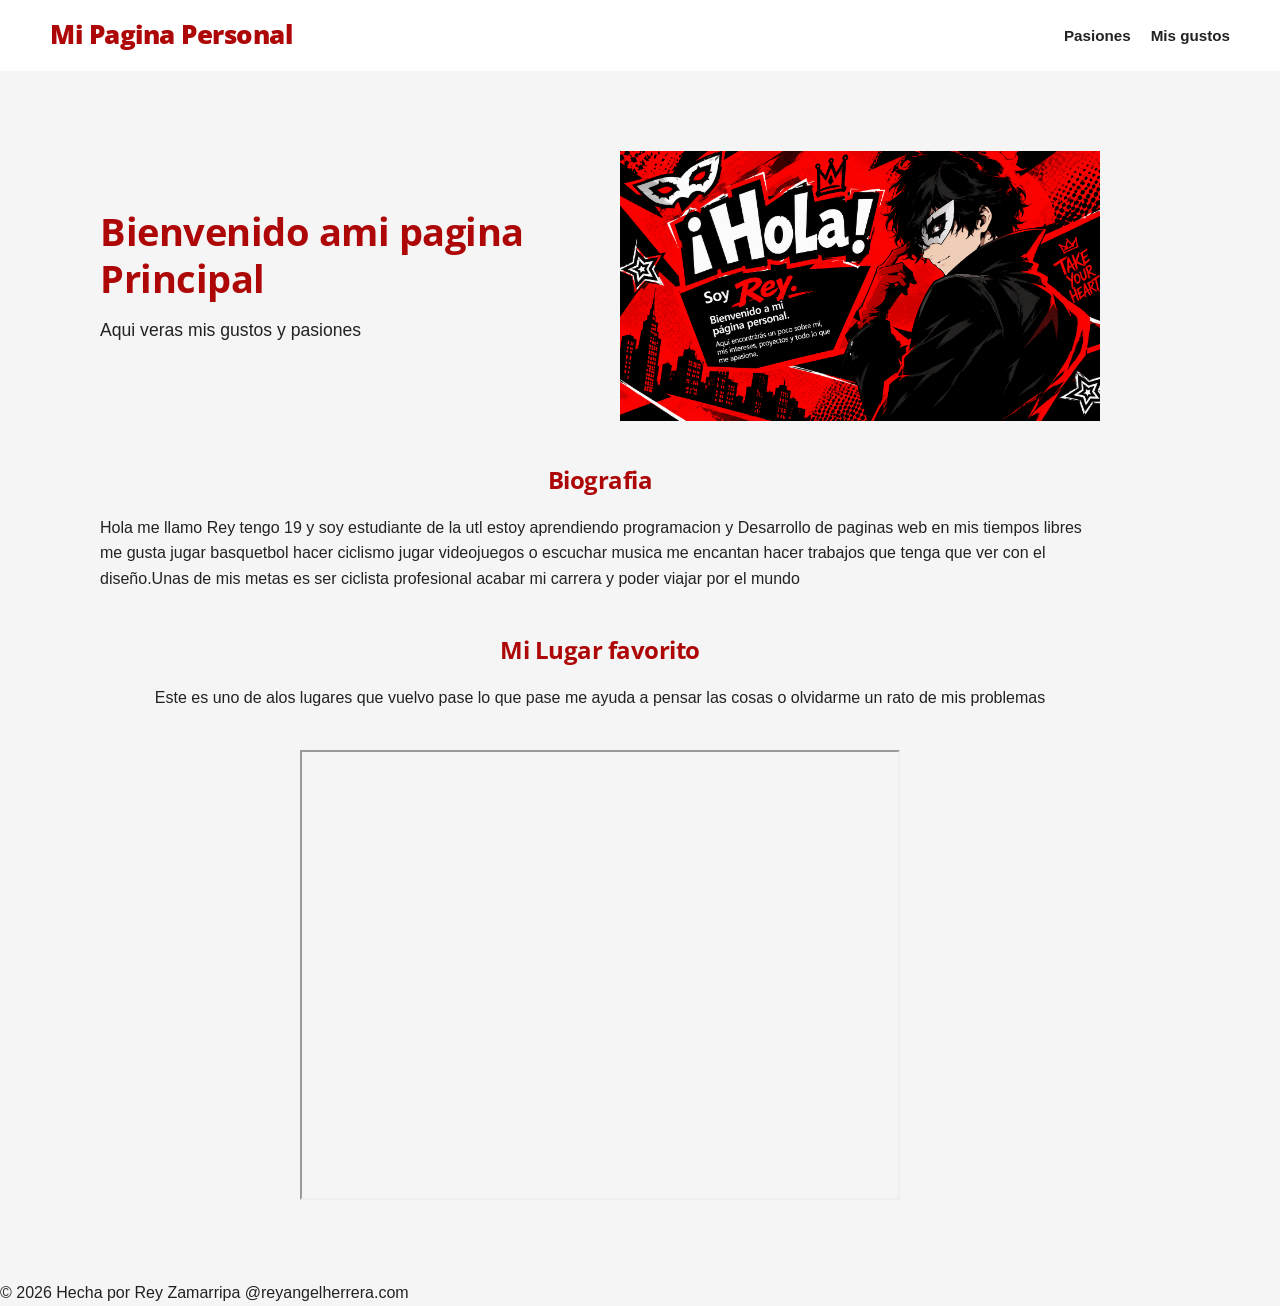
<file: index.html>
<!DOCTYPE html>
<html lang="en">

<head>
  <link rel="preconnect" href="https://fonts.googleapis.com">
  <link rel="preconnect" href="https://fonts.gstatic.com" crossorigin>
  <link
    href="https://fonts.googleapis.com/css2?family=Montserrat:ital,wght@0,100..900;1,100..900&family=Open+Sans:ital,wght@0,300..800;1,300..800&display=swap"
    rel="stylesheet">
  <meta charset="UTF-8">
  <meta name="viewport" content="width=
    , initial-scale=1.0">
  <title>Pagina personal</title>
  <link rel="stylesheet" href="css/Miestilo.css">
</head>



  <header>
    <div id="logo">
      <h1>Mi Pagina Personal</h1>
    </div>
    <nav class="menu">
      <ul>
        <li><a href="pasiones.html">Pasiones</a></li>
        <li><a href="Gustos.html">Mis gustos</a></li>
      </ul>
    </nav>
  </header>




  <main class="contenedor_principal">

    <section class="hero">
      <section class="hero_contenido">

        <h2 class="">Bienvenido ami pagina Principal</h2>
        <p>Aqui veras mis gustos y pasiones</p>
      </section>

    <section class="hero_imagen">
      <img src="images/img1.png" alt="">
    </section>

    <section id="catalogo">
    <h2>Biografia</h2>
    <p>Hola me llamo Rey tengo 19  y soy estudiante de la utl estoy aprendiendo programacion y Desarrollo de paginas web en mis tiempos libres me gusta jugar basquetbol hacer ciclismo jugar videojuegos o escuchar musica me encantan hacer trabajos que tenga que ver con el diseño.Unas de mis metas es ser ciclista profesional acabar mi carrera y poder viajar por el mundo</p>
    <div class="grid_cursos">
        </section>

         <section id="catalogo">
         <div class="grid_cursos"></div>
    <h2>Mi Lugar favorito</h2>
    <p>Este es uno de alos lugares que vuelvo pase lo que pase me ayuda a pensar las cosas o olvidarme un rato de mis problemas</p>
         </section>
    <iframe
    src="https://www.google.com/maps?q=Deportiva+Satelite,+Leon,+Guanajuato&output=embed"
    width="600"
    height="450">
    </iframe>


    </div>

  </main>
<footer>
  <p> &copy; 2026 Hecha por Rey Zamarripa @reyangelherrera.com</p>
</footer>
  </body>

</html>
</file>
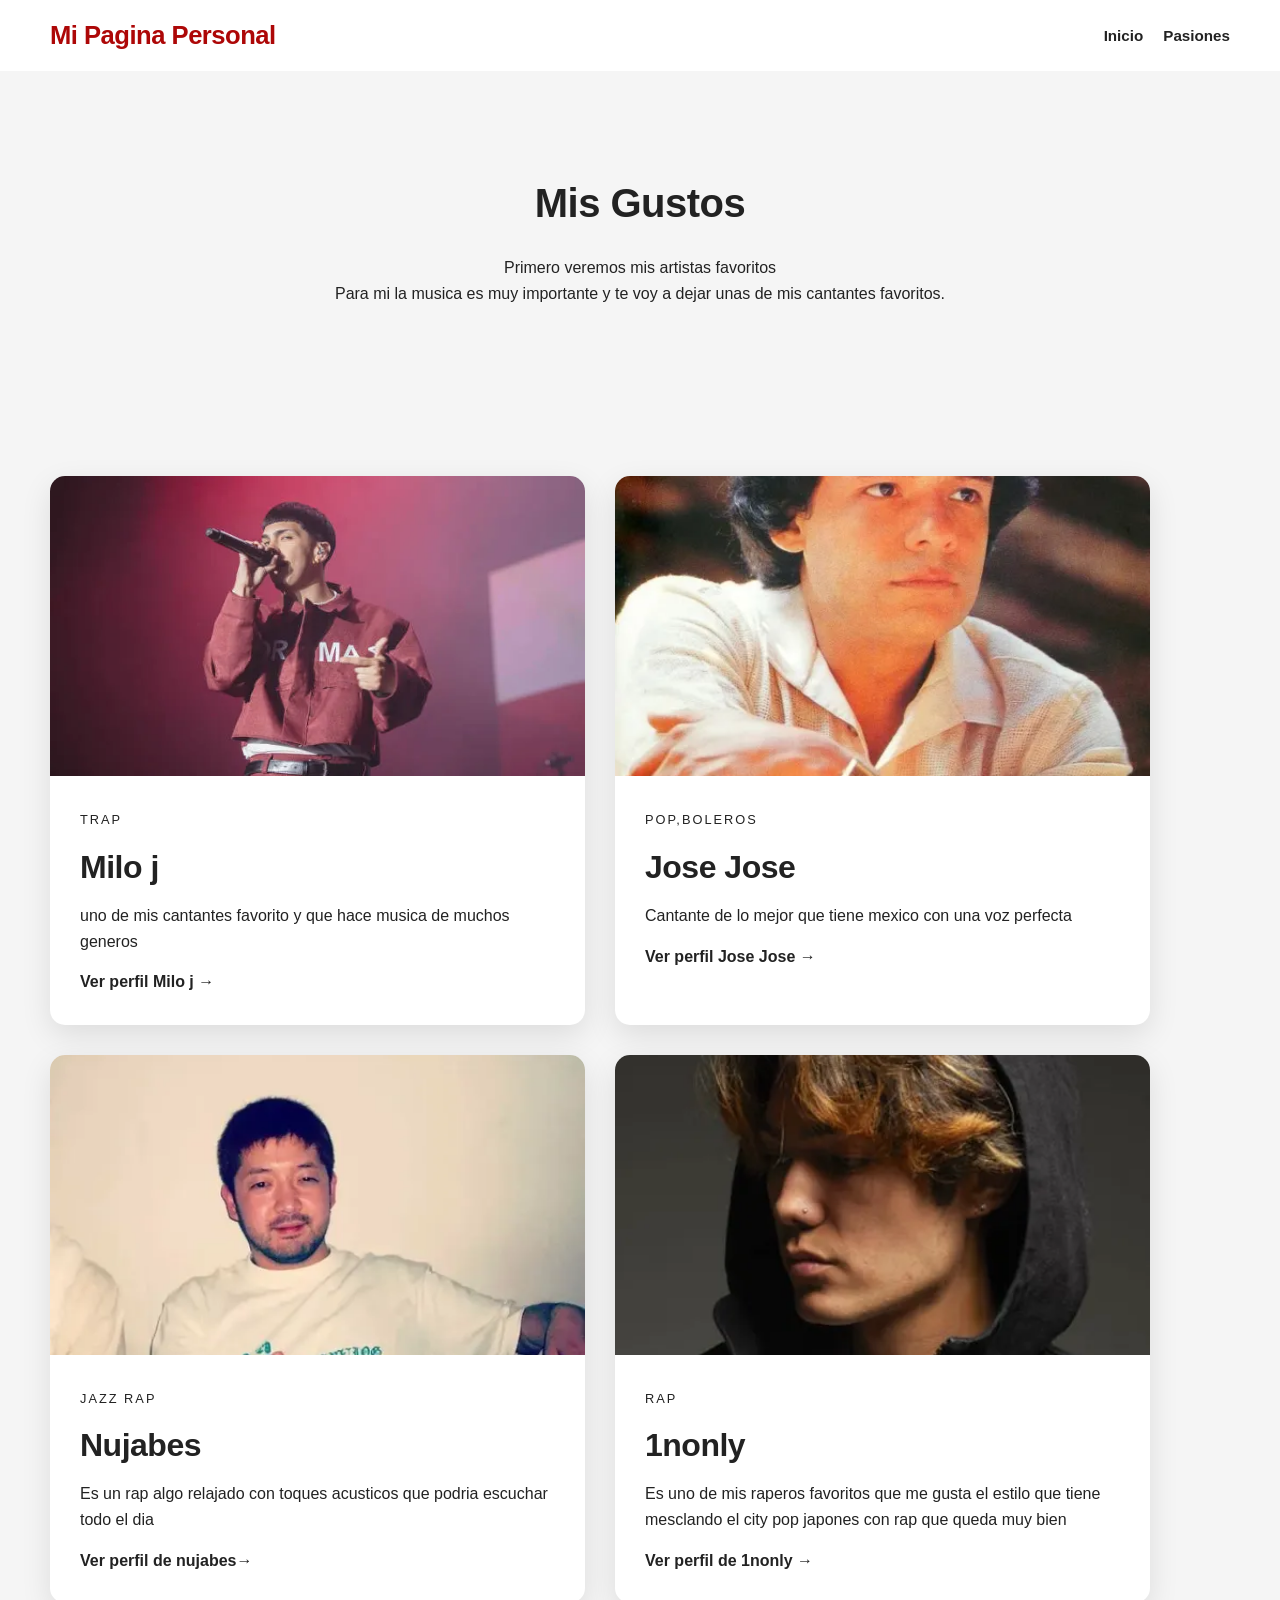
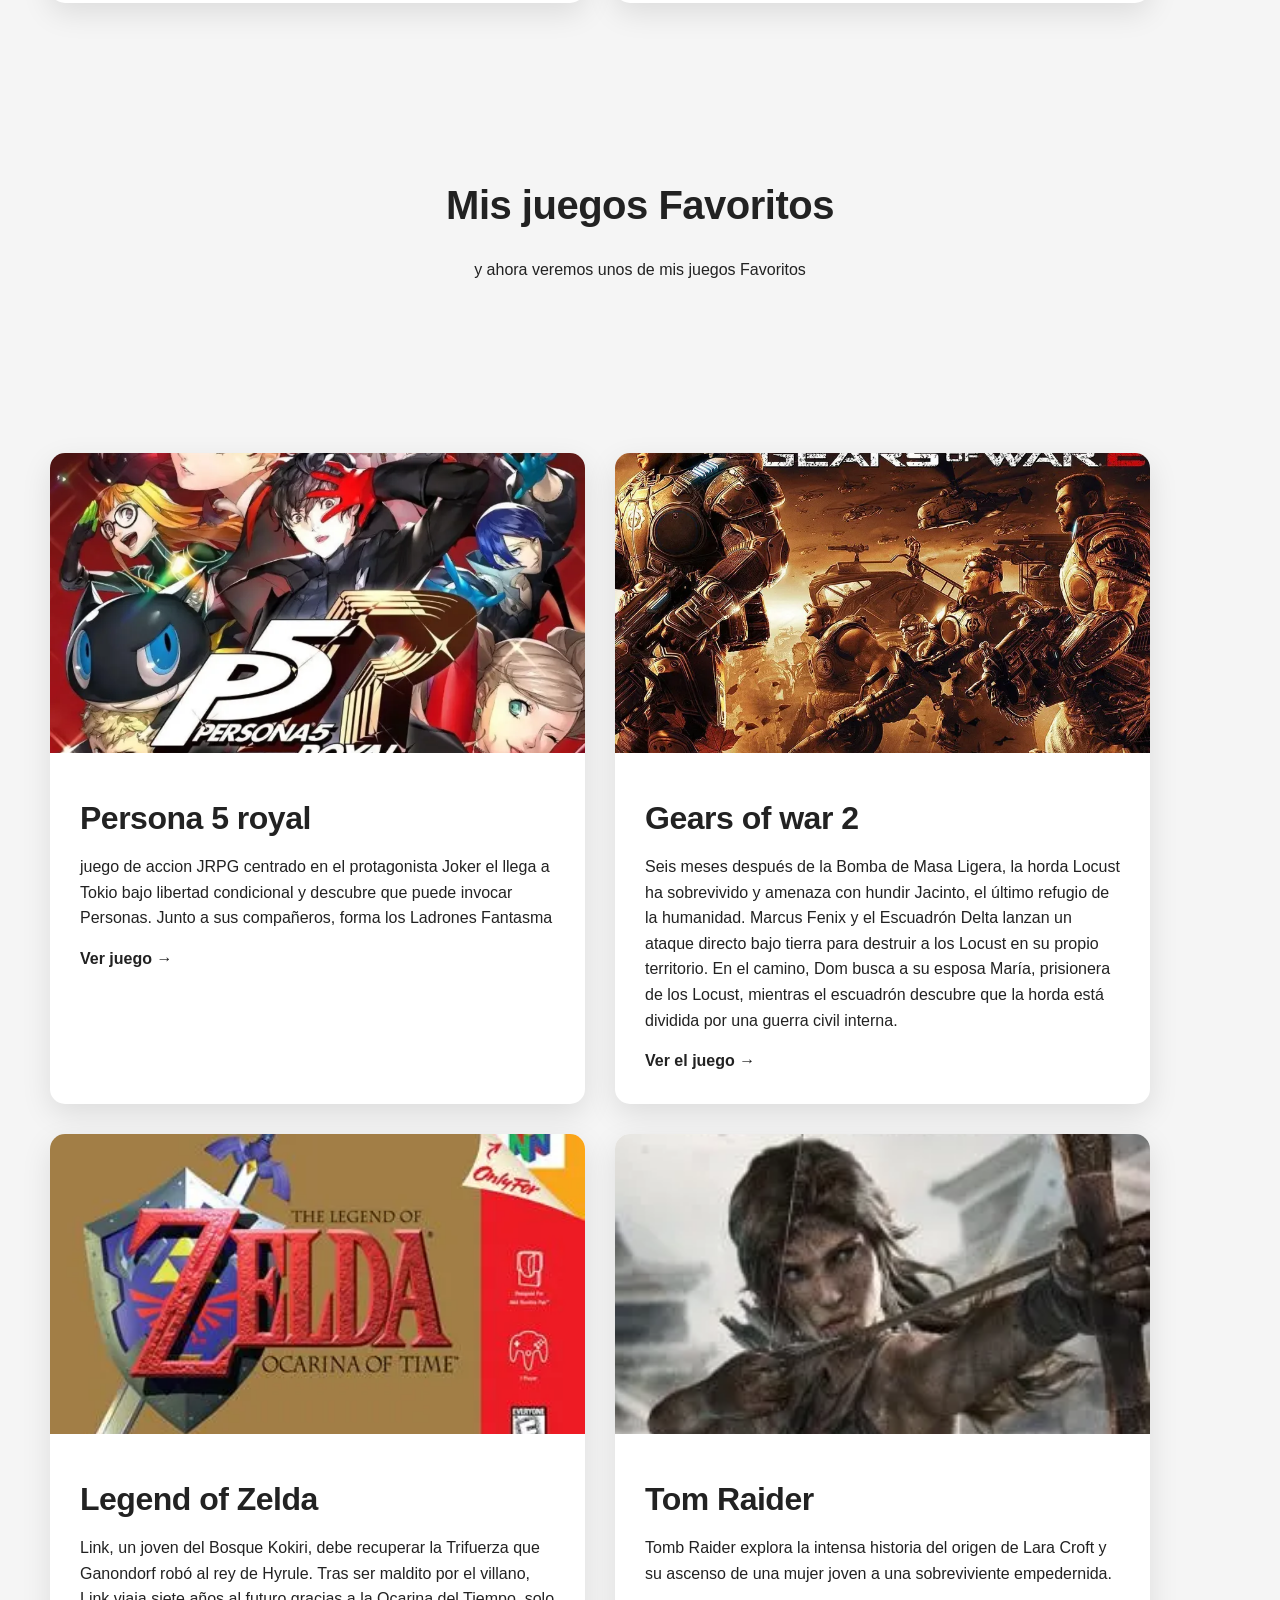
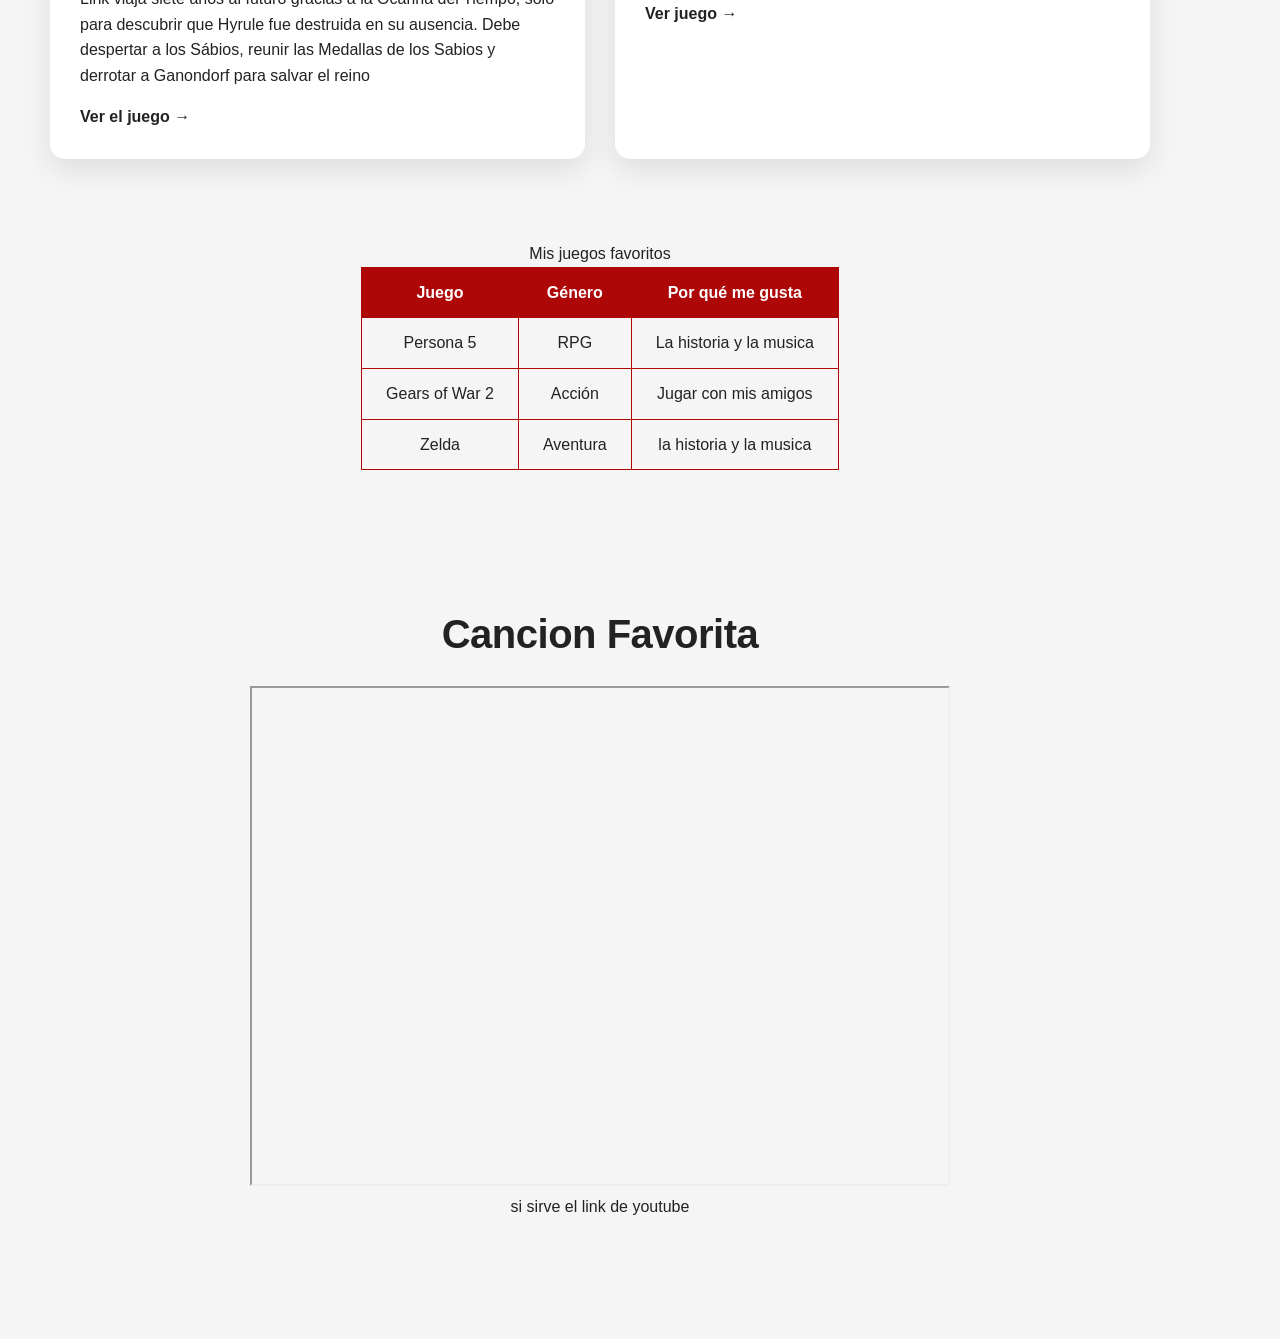
<file: Gustos.html>
<!DOCTYPE html>
<html lang="es">

<head>
    <meta charset="UTF-8">
    <meta name="viewport" content="width=device-width, initial-scale=1.0">

    <title>Mis gustos</title>

    <link rel="stylesheet" href="css/Miestilo.css">
</head>

<body>

     <header>
    <div id="logo">
      <h1>Mi Pagina Personal</h1>
    </div>
    <nav class="menu">
      <ul>
        
        <li><a href="index.html">Inicio</a></li>
        <li><a href="pasiones.html">Pasiones</a></li>
      </ul>
    </nav>
  </header>

    <section class="intro">
        <h2>Mis Gustos</h2>
        <span>Primero veremos mis artistas favoritos</span>

        <p>
            Para mi la musica es muy importante y te voy a dejar unas
            de mis cantantes favoritos.
        </p>


    </section>


    <main id="generaciones">

        <section class="generaciones">

            <article class="card">

                <div class="card-imagen artist1"></div>

                <div class="card-contenido card_1">

                    <span>Trap</span>

                    <h2>Milo j </h2>

                    <p>
                        uno de mis cantantes favorito y que hace musica de muchos generos
                    </p>

                    <a href="https://open.spotify.com/intl-es/artist/19HM5j0ULGSmEoRcrSe5x3" class="card-link">
                        Ver perfil Milo j →
                    </a>

                </div>

            </article>


            <article class="card">

                <div class="card-imagen artist2"></div>

                <div class="card-contenido card_2">

                    <span>Pop,Boleros</span>

                    <h2>Jose Jose</h2>

                    <p>
                        Cantante de lo mejor que tiene mexico con una voz perfecta
                    </p>

                    <a href="https://open.spotify.com/intl-es/artist/4mN0qcMxWX8oToqfDPM5yV" class="card-link">
                        Ver perfil Jose Jose →
                    </a>

                </div>

            </article>


            <article class="card">

                <div class="card-imagen artist3"></div>

                <div class="card-contenido card_3">

                    <span>Jazz Rap</span>

                    <h2>Nujabes</h2>

                    <p>
                      Es un rap algo relajado con toques acusticos que podria escuchar todo el dia 
                    </p>

                    <a href="https://open.spotify.com/intl-es/artist/3Rq3YOF9YG9YfCWD4D56RZ" class="card-link">
                        Ver perfil de nujabes→
                    </a>

                </div>

            </article>


            <article class="card">

                <div class="card-imagen artist4"></div>

                <div class="card-contenido card_4">

                    <span>Rap</span>

                    <h2>1nonly</h2>

                    <p>
                        Es uno de mis raperos favoritos que me gusta el estilo que tiene mesclando el city pop japones con rap que queda muy bien

                        
                    </p>

                    <a href="https://open.spotify.com/intl-es/artist/3ZHU5AKrUmIPnCFfr82QER" class="card-link">
                        Ver perfil de 1nonly →
                    </a>

                </div>

            </article>

        </section>

    </main>

    <section class="intro">

        <h2>Mis juegos Favoritos</h2>
<p>y ahora veremos unos de mis juegos Favoritos</p>


    </section>

    <main id="generaciones">

        <section class="generaciones">

            <article class="card">

                <div class="card-imagen juego1"></div>

                <div class="card-contenido card_1">


                    <h2>Persona 5 royal</h2>

                    <p>
                        juego de accion JRPG centrado en el protagonista Joker el llega a Tokio bajo libertad condicional y descubre que puede invocar Personas. Junto a sus compañeros, forma los Ladrones Fantasma

                    <a href="https://store.steampowered.com/app/1687950/Persona_5_Royal/" class="card-link">
                        Ver juego →
                    </a>

                </div>

            </article>


            <article class="card">

                <div class="card-imagen juego4"></div>

                <div class="card-contenido card_2">

                    <h2>Gears of war 2</h2>

                    <p>
                      Seis meses después de la Bomba de Masa Ligera, la horda Locust ha sobrevivido y amenaza con hundir Jacinto, el último refugio de la humanidad.  Marcus Fenix y el Escuadrón Delta lanzan un ataque directo bajo tierra para destruir a los Locust en su propio territorio. En el camino, Dom busca a su esposa María, prisionera de los Locust, mientras el escuadrón descubre que la horda está dividida por una guerra civil interna.
                    </p>

                    <a href="https://www.xbox.com/es-MX/games/store/gears-of-war-2/C1SDBNRFXT1D/0001" class="card-link">
                        Ver el juego →
                    </a>

                </div>

            </article>


            <article class="card">

                <div class="card-imagen juego2"></div>

                <div class="card-contenido card_3">


                    <h2>Legend of Zelda</h2>

                    <p>
                      Link, un joven del Bosque Kokiri, debe recuperar la Trifuerza que Ganondorf robó al rey de Hyrule. Tras ser maldito por el villano, Link viaja siete años al futuro gracias a la Ocarina del Tiempo, solo para descubrir que Hyrule fue destruida en su ausencia. Debe despertar a los Sábios, reunir las Medallas de los Sabios y derrotar a Ganondorf para salvar el reino
                    </p>

                    <a href="https://www.nintendo.com/es-mx/store/products/the-legend-of-zelda-ocarina-of-time-switch-2/" class="card-link">
                   
                        Ver el juego →
                    </a>

                </div>

            </article>


            <article class="card">

                <div class="card-imagen juego3"></div>

                <div class="card-contenido card_4">

                    <h2>Tom Raider</h2>

                    <p>
                    Tomb Raider explora la intensa historia del origen de Lara Croft y su ascenso de una mujer joven a una sobreviviente empedernida.
                        
                    </p>

                    <a href="https://store.steampowered.com/app/203160/Tomb_Raider_Game_of_the_Year/" class="card-link">
                        Ver juego →
                    </a>
                </div>

            </article>

        </section>
        <table class="tabla-juegos">
  <caption>Mis juegos favoritos</caption>
  <thead>
    <tr>
      <th>Juego</th>
      <th>Género</th>
      <th>Por qué me gusta</th>
    </tr>
  </thead>
  <tbody>
    <tr>
      <td>Persona 5</td>
      <td>RPG</td>
      <td>La historia y la musica</td>
    </tr>
    <tr>
      <td>Gears of War 2</td>
      <td>Acción</td>
      <td>Jugar con mis  amigos</td>
    </tr>
    <tr>
      <td>Zelda</td>
      <td>Aventura</td>
      <td>la historia y la musica </td>
    </tr>
  </tbody>
    </table>

<section class="intro">

        <h2>Cancion Favorita</h2>
<iframe
src="https://www.youtube.com/embed/XPpTgCho5ZA"
width="700"
height="500">
</iframe>
<p>si sirve el link de youtube</p>


    </section>

    </main>
      </body>

</html>
</file>
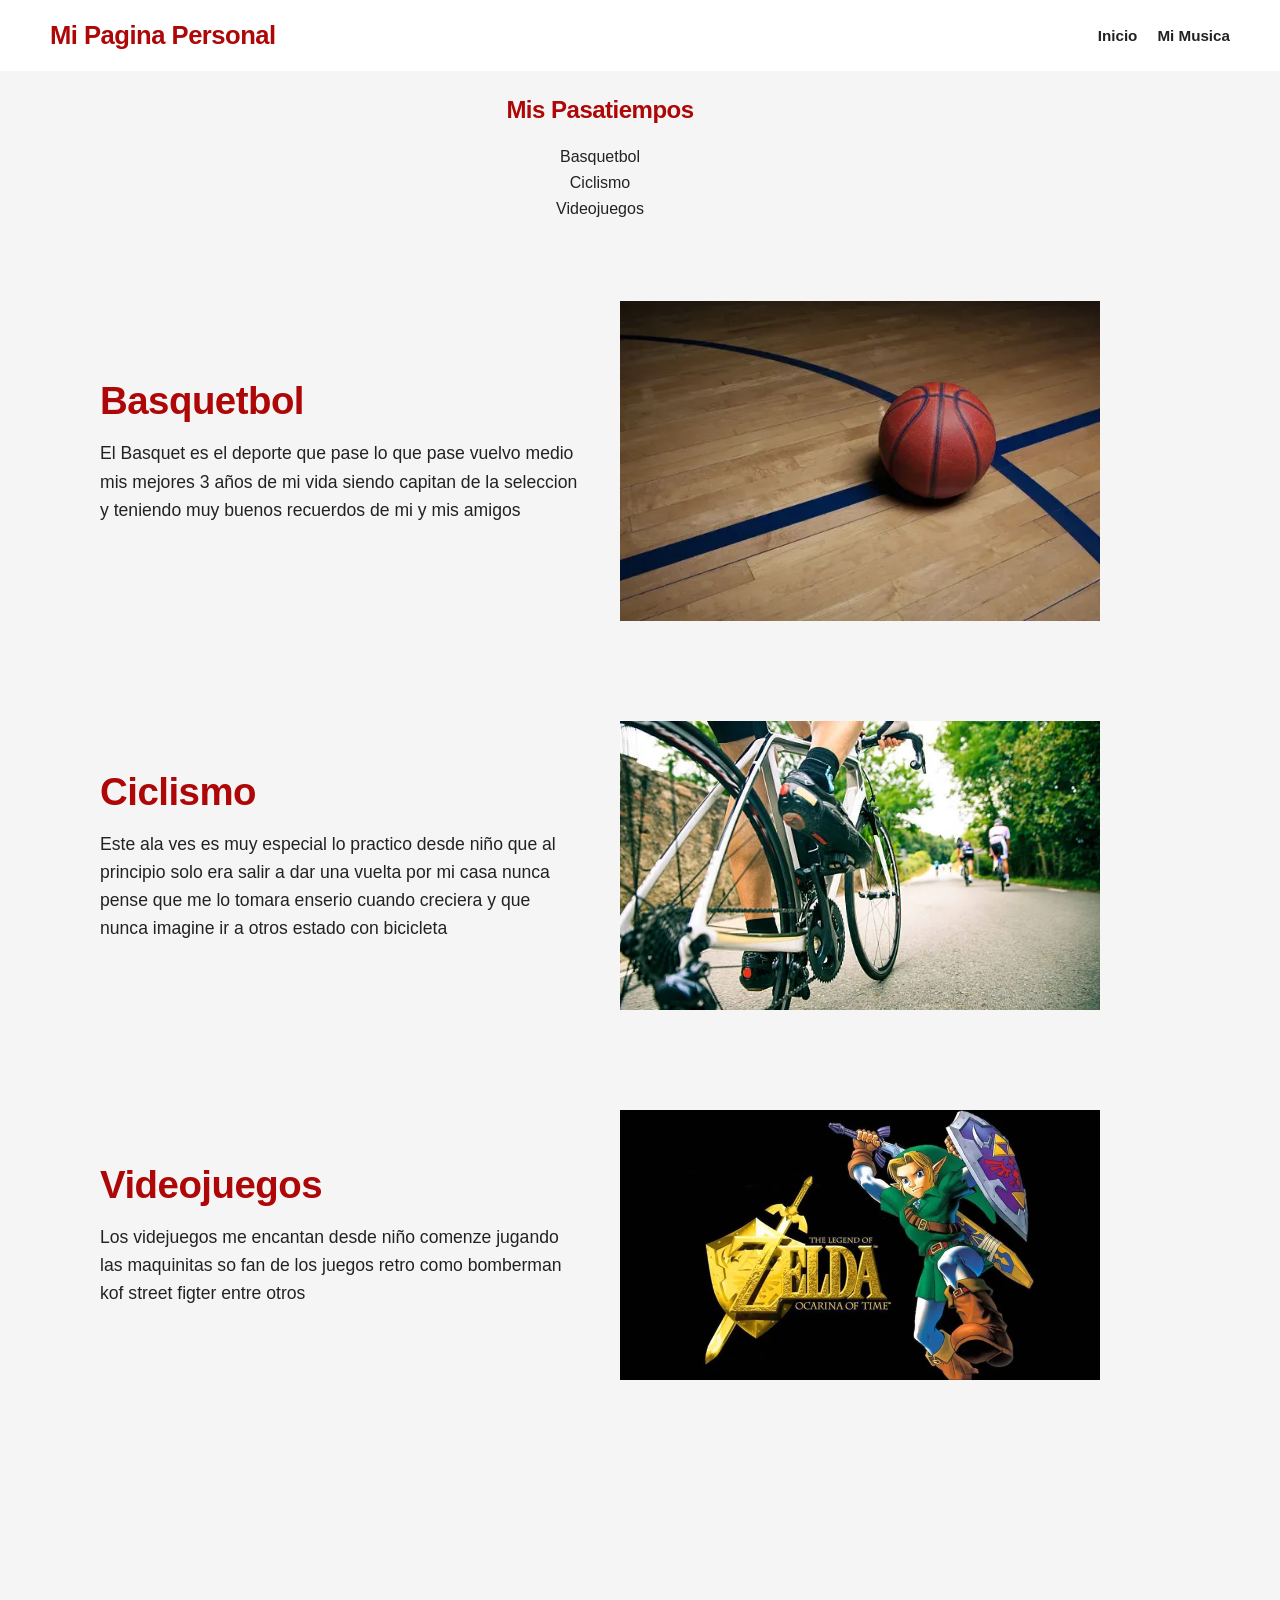
<file: pasiones.html>
<!DOCTYPE html>
<html lang="es">

<head>
    <meta charset="UTF-8">
    <meta name="viewport" content="width=device-width, initial-scale=1.0">

    <title>Mis Pasiones</title>

    <link rel="stylesheet" href="css/Miestilo.css">
</head>

<body>
    <header>
    <div id="logo">
      <h1>Mi Pagina Personal</h1>
    </div>
    <nav class="menu">
      <ul>
        <li><a href="index.html">Inicio</a></li>
        <li><a href="Gustos.html">Mi Musica</a></li>
      </ul>
    </nav>
  </header>
<main class="contenedor_principal">
    
 <section id="catalogo">
         <div class="grid_cursos"></div>
    <h2>Mis Pasatiempos</h2>
    <ul id="ul">
      <li>Basquetbol</li>
      <li>Ciclismo</li>
      <li>Videojuegos</li>
    </ul>
 </section>


 <main class="contenedor_principal">

    <section class="hero">
      <section class="hero_contenido">

        <h2 class="">Basquetbol</h2>
        <p>El Basquet es el deporte que pase lo que pase vuelvo medio mis mejores 3 años de mi vida siendo capitan de la seleccion y teniendo muy buenos recuerdos de mi y mis amigos</p>
      </section>

    <section class="hero_imagen">
      <img src="images/pasa1.webp" alt="">
    </section>

 <section class="hero">
      <section class="hero_contenido">

        <h2 class="">Ciclismo</h2>
        <p>Este ala ves es muy especial lo practico desde niño que al principio solo era salir a dar una vuelta por mi casa nunca pense que me lo tomara enserio cuando creciera y que nunca imagine ir a otros estado con bicicleta</p>
        </section>
    <section class="hero_imagen">
      <img src="images/pasa2.webp" alt="">
    </section>

    <section class="hero">
      <section class="hero_contenido">

        <h2 class="">Videojuegos</h2>
        <p>Los videjuegos me encantan desde niño comenze jugando las maquinitas so fan de los juegos retro como bomberman kof street figter entre otros</p>
        </section>
    <section class="hero_imagen">
      <img src="images/pasa4.webp" alt="">
    </section>


</body>

</html>
</file>
<file: css/Miestilo.css>
@font-face{
  font-family: 'MonseDescargada';
  src:url('../fonts/Monserrat-Regular.ttf');

}
/* variables*/
:root{
  --color_principal: #004b87;
  --color_barra:green;
  --color_secundario: #00a859;
  --color_oscuro: #2b2b2b;
  --color_claro: #ffffff;
  --color_fondo: #f4f7f6;
  --color_borde: #e0e0e0;
  --color_fondoTarjeta: #FC8B74;
  --color_Tarjeta: #AD0707;



/* Tipo grafia en linea para titulos */
--fuente_titulos: 'Open sans', sans-serif;
/* Tipografia descargada (local) para el cuerpo de texto */
--fuente_cuerpo: 'MonseDescargada', Arial, sans-serif;

}

*{
margin: 0;
padding: 0;
box-sizing: border-box;
}

body{
  color:var(--color_oscuro);
  line-height: 1.6;
  font-family:var(--fente_cuerpo)";
  
}

h1,h2,h3 {
font-family:var(--fuente_titulos);
font-weight: 700;
letter-spacing: -0.5px;
margin-bottom: 15px;
}
ul{
  list-style: none;
  text-align: center;

}
a{
  text-decoration: none;
  color:var(--fuente_titulos);
}

header{
background-color:var(--color_claro);
padding: 15px 50px;
display: flex;
justify-content: space-between;
align-items: center;
box-shadow: 0 px 5px rgba(0, 0, 0, 0.05);
position: sticky;
top: 0;
z-index: 1000;
}

#logo h1{
  color:var(--color_Tarjeta);
  font-size: 1.6rem;
  font-weight: 800;
  margin-bottom: 0;
}
.menu ul {
  display: flex;
  gap:20px;
  align-items: center;
}

.menu a{
  font-size: 0.95rem;
  font-weight: 600;
}

.menu a:hover{
  color:var(--color_Tarjeta)
}

.hero{
  display: flex;
  align-items: center;
  justify-content: center;
  gap: 40px;
  padding: 60px 0px;
  flex-wrap: wrap;
  max-width: 1000px;
  margin: 0 auto;
}
.hero_contenido,
 .hero_imagen {
  flex: 1 1 300px;
 
   /* crecer encoger tamBase*/
}
img{
  width: 100%;
  height: auto;
  display: block;
}
.hero_contenido h2 {
  font-size: 2.4rem;
  color:var(--color_Tarjeta);
  line-height: 1.2;
}

.hero_contenido p {
  font-size: 1.1rem;
  margin-bottom: 20px;
}

main{
  max-width: 1200px;
  margin:0px;
  padding: 20px;
}
#logo h1 {
font-family:var(--fuente_titulos);;
}


/*GRID DE CURSOS */

.catalogo{
  padding: 40px 0;
  background-color: var(--color_Tarjeta);

}
#catalogo h2{
  text-align: center;
  color:var(--color_Tarjeta)
}
.grid_cursos{
  display: flex;
  flex-wrap: wrap;
  gap: 20px;
  justify-content: center;
}



/* footeer*/
.footer{
  background-color: var(--color_oscuro);
  color: var(--color_claro);
  text-align: center;
  padding: 20px;
  font-size: 0.9rem;
}

/* =========================
   CONFIGURACIÓN GENERAL
========================= */

* {
    box-sizing: border-box;
    margin: 0;
    padding: 0;
}

html{
    scroll-behavior: smooth;
}
body {
    font-family: Arial, sans-serif;
    color: #222;
    background: #f5f5f5;
    line-height: 1.6;
}





.btn {
    display: inline-block;
    padding: 14px 28px;
    background: white;
    color: #222;
    text-decoration: none;
    border-radius: 30px;
    font-weight: bold;
}




.intro {
    text-align: center;
    max-width: 800px;
    margin: auto;
    padding: 100px 30px;
}


.intro h2 {
    font-size: 2.5rem;
    margin-bottom: 20px;
}


.generaciones {
    max-width: 1200px;
    margin: auto;
    padding: 50px 30px;
    display: grid;
    grid-template-columns:
        repeat(2, 1fr);
    gap: 30px;
}


/* =========================
   CARDS
========================= */

.card {
    background: white;
    border-radius: 15px;
    overflow: hidden;
    box-shadow:
        0 10px 30px rgba(0,0,0,0.10);
}


.card-imagen {
    height: 300px;
    background-size: cover;
    background-position: center;
}


.artist1 {
    background-image: url("../images/artist4.webp");
}

.artist2 {
    background-image: url("../images/artist2.webp");
}

.artist3 {
    background-image: url("../images/artist3.webp");
}

.artist4 {
    background-image: url("../images/artist1.webp");
}

.juego1 {
    background-image: url("../images/juego1.webp");
}

.juego2 {
    background-image: url("../images/juego2.webp");
}

.juego3 {
    background-image: url("../images/juego3.webp");
}

.juego4 {
    background-image: url("../images/juego4.webp");
}



.card-contenido {
    padding: 30px;
}


.card-contenido span {
    font-size: 0.8rem;
    text-transform: uppercase;
    letter-spacing: 2px;
}


.card h2 {
    font-size: 2rem;
    margin: 10px 0;
}


.card-link {
    display: inline-block;
    margin-top: 15px;
    color: #222;
    font-weight: bold;
    text-decoration: none;
}
.tabla-juegos {
  margin: 2rem auto;
  border-collapse: collapse;
}

.tabla-juegos th {
  background:var(--color_Tarjeta);
  color: white;
}

.tabla-juegos th,
.tabla-juegos td {
  padding: 0.75rem 1.5rem;
  border: 1px solid var(--color_Tarjeta);
  text-align: center;
}
</file>
